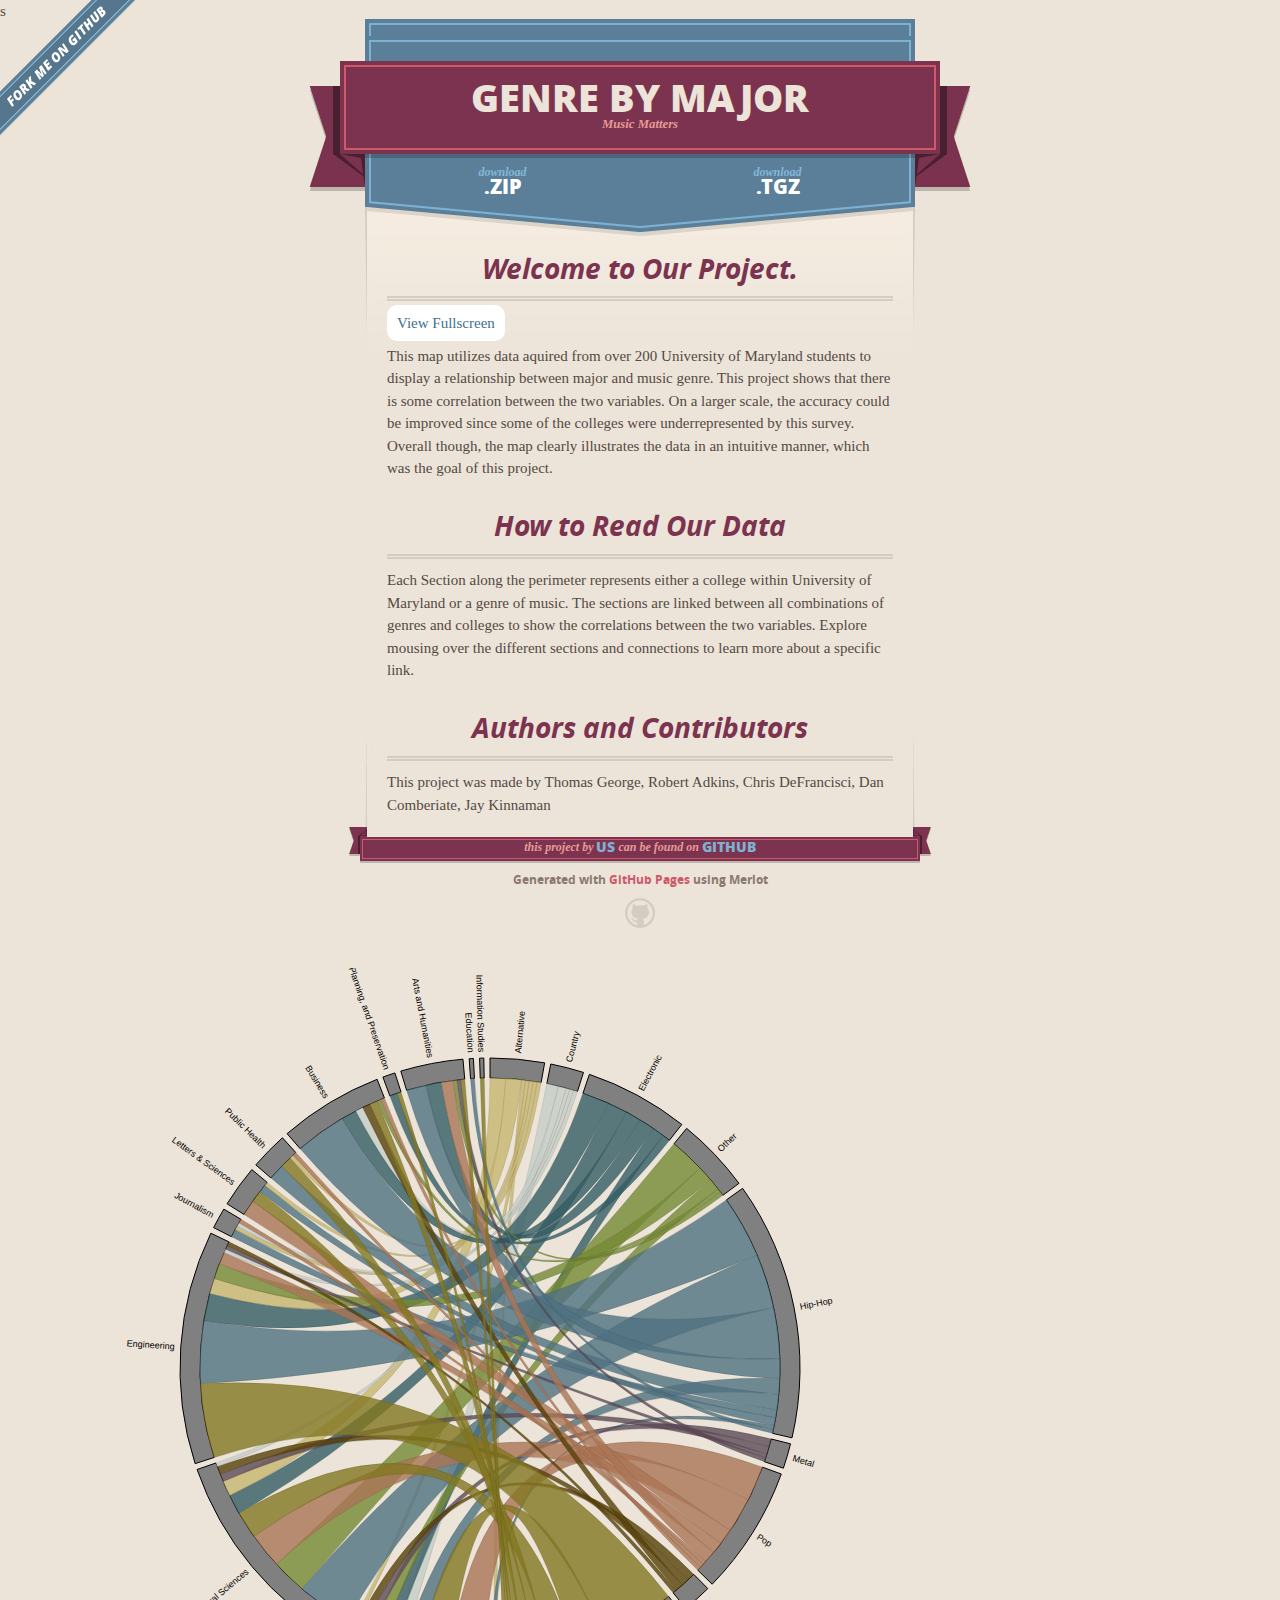
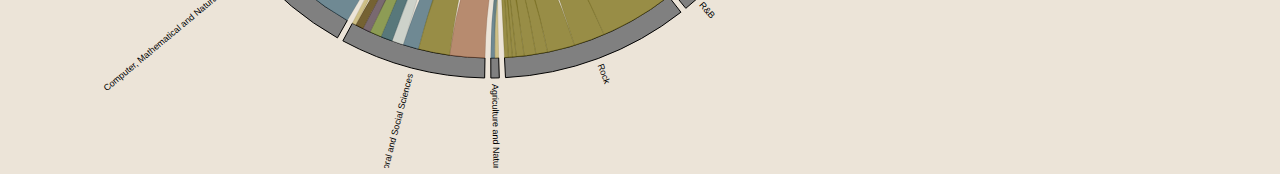
<file: index.html>
<!DOCTYPE html>
<html>
    <head>
        <meta charset='utf-8'>
        <meta http-equiv="X-UA-Compatible" content="chrome=1">
        <meta name="viewport" content="width=640">

        <link rel="stylesheet" href="stylesheets/core.css" media="screen">
        <link rel="stylesheet" href="stylesheets/mobile.css" media="handheld, only screen and (max-device-width:640px)">
        <link rel="stylesheet" href="stylesheets/pygment_trac.css">
        <link rel="stylesheet" href="stylesheets/map.css">

        <script type="text/javascript" src="javascripts/modernizr.js"></script>
        <script type="text/javascript" src="https://ajax.googleapis.com/ajax/libs/jquery/1.7.1/jquery.min.js"></script>
        <script type="text/javascript" src="javascripts/headsmart.min.js"></script>
        <script type="text/javascript">
            $(document).ready(function () {
                $('#main_content').headsmart()
            })
        </script>
        <title>Genre By Major by robertadkins</title>
    </head>

    <body>
        
        <script src="lib/d3.js"></script>
        <script src="lib/underscore.js"></script>
        <script src="js/mapper.js"></script>
        <script src="js/map.js"></script>s
        
        <a id="forkme_banner" href="https://github.com/robertadkins/genre-by-major">View on GitHub</a>
        <div class="shell">

            <header>
                <span class="ribbon-outer">
                    <span class="ribbon-inner">
                        <h1>Genre By Major</h1>
                        <h2>Music Matters</h2>
                    </span>
                    <span class="left-tail"></span>
                    <span class="right-tail"></span>
                </span>
            </header>

            <section id="downloads">
                <span class="inner">
                    <a href="https://github.com/robertadkins/genre-by-major/zipball/master" class="zip"><em>download</em> .ZIP</a><a href="https://github.com/robertadkins/genre-by-major/tarball/master" class="tgz"><em>download</em> .TGZ</a>
                </span>
            </section>

            <span class="banner-fix"></span>

            <section id="main_content">
                <h3>
                    <a id="welcome-to-github-pages" class="anchor" href="#welcome-to-github-pages" aria-hidden="true"><span class="octicon octicon-link"></span></a>Welcome to Our Project.
                </h3>
                <a id="fullscreen" href="http://robertadkins.github.io/genre-by-major/fullscreen.html">View Fullscreen</a>
                <div id="tooltip"></div>
                <div id="map"></div>
                
                <p>This map utilizes data aquired from over 200 University of Maryland students to display a relationship between major and music genre. This project shows that there is some correlation between the two variables. On a larger scale, the accuracy could be improved since some of the colleges were underrepresented by this survey. Overall though, the map clearly illustrates the data in an intuitive manner, which was the goal of this project. </p>
                <h3>
                    <a id="welcome-to-github-pages" class="anchor" href="#welcome-to-github-pages" aria-hidden="true"><span class="octicon octicon-link"></span></a>How to Read Our Data
                </h3>

                <p>Each Section along the perimeter represents either a college within University of Maryland or a genre of music. The sections are linked between all combinations of genres and colleges to show the correlations between the two variables. Explore mousing over the different sections and connections to learn more about a specific link.</p>
                <h3>
                    <a id="authors-and-contributors" class="anchor" href="#authors-and-contributors" aria-hidden="true"><span class="octicon octicon-link"></span></a>Authors and Contributors
                </h3>

                <p>This project was made by Thomas George, Robert Adkins, Chris DeFrancisci, Dan Comberiate, Jay Kinnaman</p>


            </section>

            <footer>
                <span class="ribbon-outer">
                    <span class="ribbon-inner">
                        <p>this project by <a href="https://github.com/robertadkins">Us</a> can be found on <a href="https://github.com/robertadkins/genre-by-major">GitHub</a></p>
                    </span>
                    <span class="left-tail"></span>
                    <span class="right-tail"></span>
                </span>
                <p>Generated with <a href="http://pages.github.com">GitHub Pages</a> using Merlot</p>
                <span class="octocat"></span>
            </footer>

        </div>


    </body>
</html>
</file>
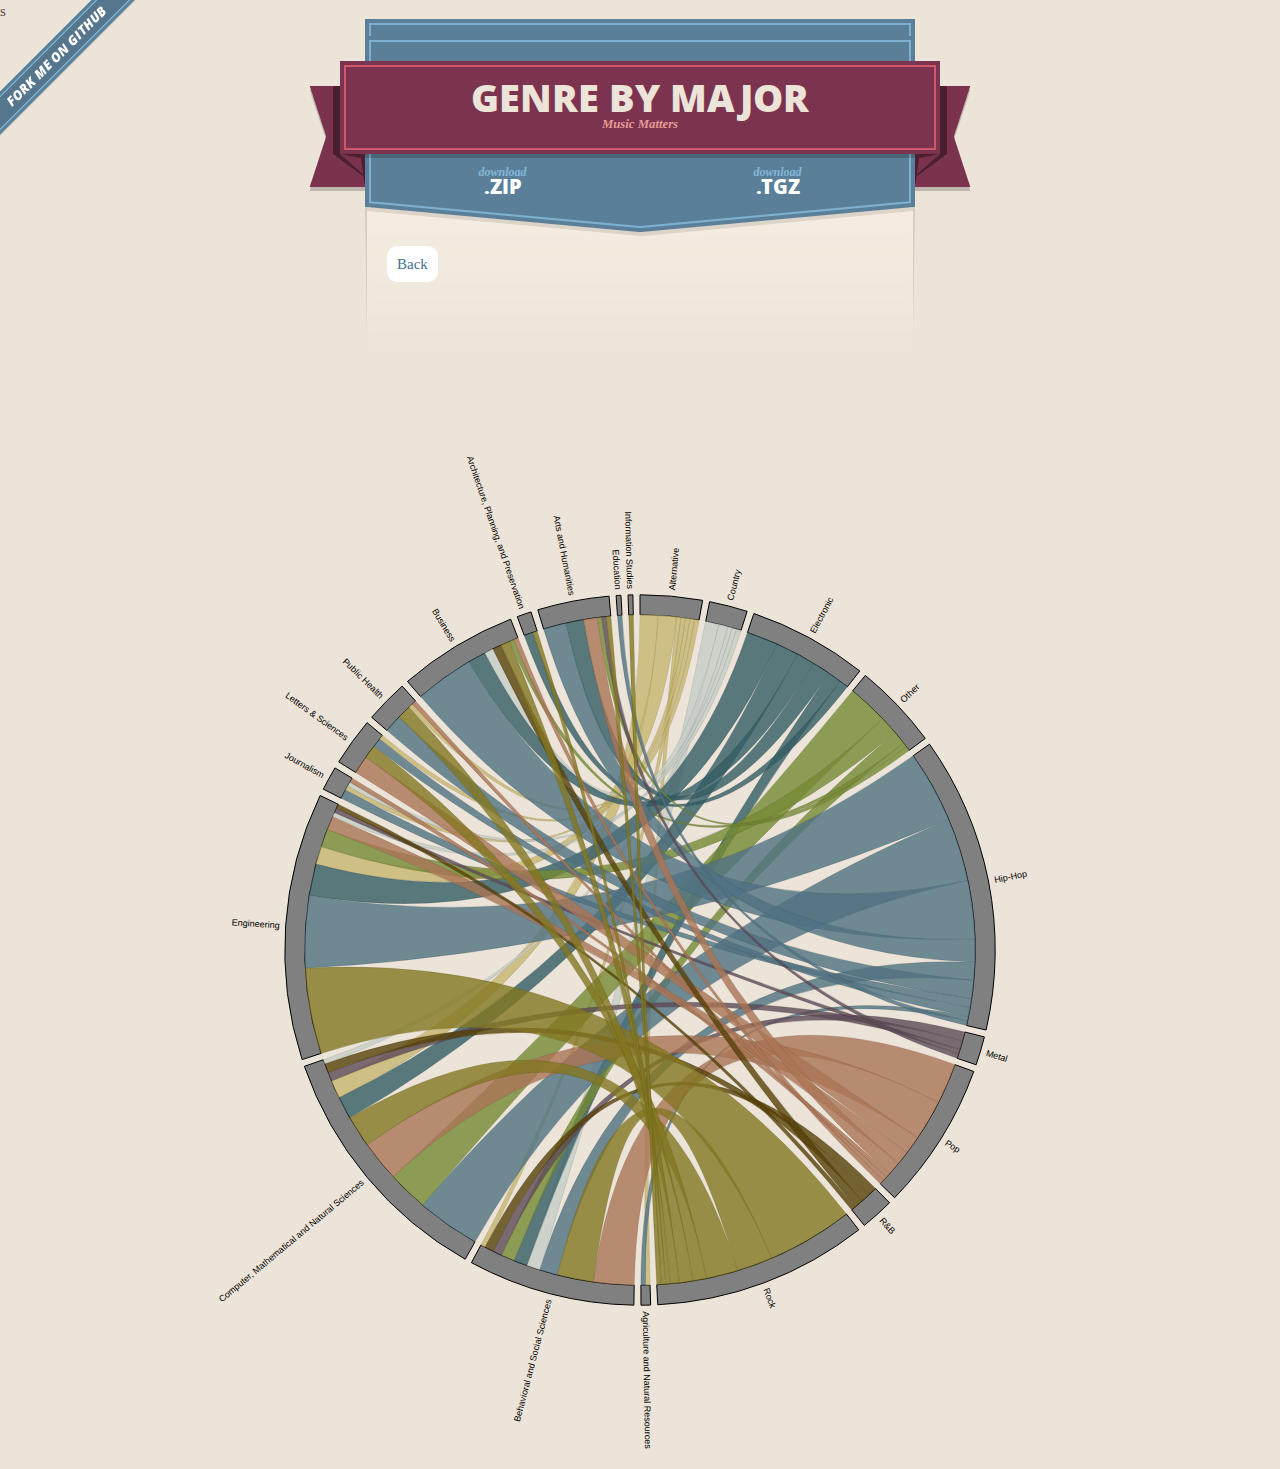
<file: fullscreen.html>
<!DOCTYPE html>
<html>
    <head>
        <meta charset='utf-8'>
        <meta http-equiv="X-UA-Compatible" content="chrome=1">
        <meta name="viewport" content="width=640">

        <link rel="stylesheet" href="stylesheets/core.css" media="screen">
        <link rel="stylesheet" href="stylesheets/mobile.css" media="handheld, only screen and (max-device-width:640px)">
        <link rel="stylesheet" href="stylesheets/pygment_trac.css">
        <link rel="stylesheet" href="stylesheets/map.css">

        <script type="text/javascript" src="javascripts/modernizr.js"></script>
        <script type="text/javascript" src="https://ajax.googleapis.com/ajax/libs/jquery/1.7.1/jquery.min.js"></script>
        <script type="text/javascript" src="javascripts/headsmart.min.js"></script>
        <script type="text/javascript">
            $(document).ready(function () {
                $('#main_content').headsmart()
            })
        </script>
        <title>Genre By Major by robertadkins</title>
    </head>

    <body>
        
        <script src="lib/d3.js"></script>
        <script src="lib/underscore.js"></script>
        <script src="js/mapper.js"></script>
        <script src="js/map2.js"></script>s
        
        <a id="forkme_banner" href="https://github.com/robertadkins/genre-by-major">View on GitHub</a>
        <div class="shell">

            <header>
                <span class="ribbon-outer">
                    <span class="ribbon-inner">
                        <h1>Genre By Major</h1>
                        <h2>Music Matters</h2>
                    </span>
                    <span class="left-tail"></span>
                    <span class="right-tail"></span>
                </span>
            </header>

            <section id="downloads">
                <span class="inner">
                    <a href="https://github.com/robertadkins/genre-by-major/zipball/master" class="zip"><em>download</em> .ZIP</a><a href="https://github.com/robertadkins/genre-by-major/tarball/master" class="tgz"><em>download</em> .TGZ</a>
                </span>
            </section>

            <span class="banner-fix"></span>
            <section id="main_content">
                <a id="fullscreen" href="http://robertadkins.github.io/genre-by-major/">Back</a>
            
            </section>
        </div>
        <div id="tooltip"></div>
        <div id="map2"></div>
                
    </body>
</html>
</file>
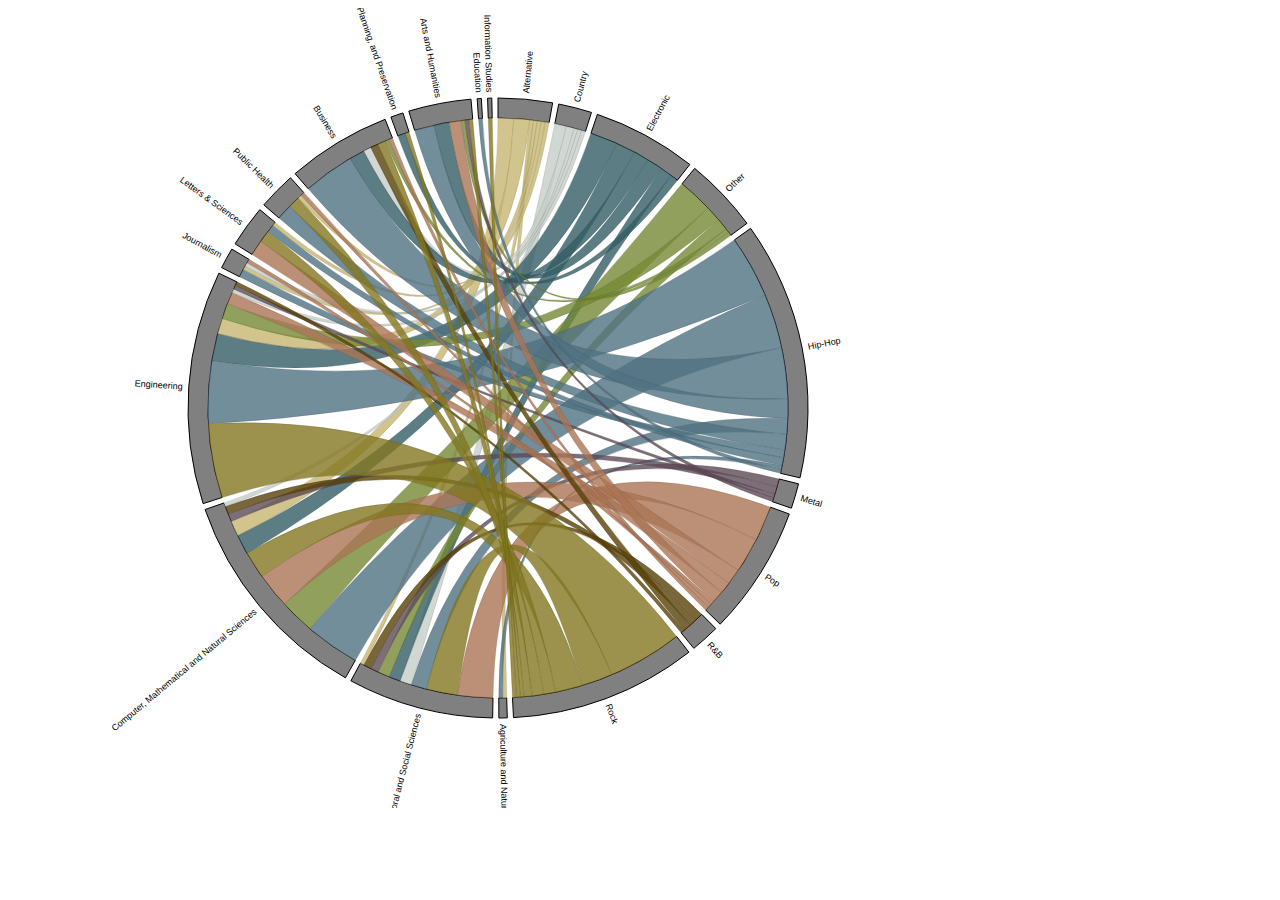
<file: map.html>
<!DOCTYPE html>
<html>
  <head>
    <meta charset="utf-8">
    <meta name="viewport" content="width=device-width, initial-scale=1">
    <style>
      #tooltip {
        color: white;
        opacity: .9;
        background: #333;
        padding: 5px;
        border: 1px solid lightgrey;
        border-radius: 5px;
        position: absolute;
        z-index: 10;
        visibility: hidden;
        white-space: nowrap;
        pointer-events: none;
      }
      #circle circle {
        fill: none;
        pointer-events: all;
      }
      path.group {
        fill-opacity: .8;
      }
      path.chord {
        fill-opacity: .8;
        stroke: #000;
        stroke-width: .25px;
      }
      #circle:hover path.fade {
        display: none;
      }
    </style>
  </head>
  <body>
    <div id="tooltip"></div>
    <script src="lib/d3.js"></script>
    <script src="lib/underscore.js"></script>
    <script src="js/mapper.js"></script>
    <script>
      //*******************************************************************
      //  CREATE MATRIX AND MAP
      //*******************************************************************
      d3.csv('data/music_survey.csv', function (error, data) {
        var mpr = chordMpr(data);

        mpr
          .addValuesToMap('Genre')
          .addValuesToMap('College')
          .setFilter(function (row, a, b) {
            return (row.Genre === a.name && row.College === b.name) || (row.Genre === b.name && row.College === a.name)
          })
          .setAccessor(function (recs, a, b) {
            if (!recs[0]) return 0;
              return +recs[0].Count; 
          });
        drawChords(mpr.getMatrix(), mpr.getMap());
      });
      //*******************************************************************
      //  DRAW THE CHORD DIAGRAM
      //*******************************************************************
      function drawChords (matrix, mmap) {
        var w = 980, h = 800, r1 = h / 2, r0 = r1 - 110;

        var fill = d3.scale.ordinal()
            .range(['#c7b570','#c6cdc7','#335c64','#768935','#507282','#5c4a56','#aa7455','#574109','#837722','#73342d','#0a5564','#9c8f57','#7895a4','#4a5456','#b0a690','#0a3542',]);

        var chord = d3.layout.chord()
            .padding(.02)
            .sortSubgroups(d3.descending)

        var arc = d3.svg.arc()
            .innerRadius(r0)
            .outerRadius(r0 + 20);

        var svg = d3.select("body").append("svg:svg")
            .attr("width", w)
            .attr("height", h)
          .append("svg:g")
            .attr("id", "circle")
            .attr("transform", "translate(" + w / 2 + "," + h / 2 + ")");

            svg.append("circle")
                .attr("r", r0 + 20);

        var rdr = chordRdr(matrix, mmap);
        chord.matrix(matrix);

        var g = svg.selectAll("g.group")
            .data(chord.groups())
          .enter().append("svg:g")
            .attr("class", "group")
            .on("mouseover", mouseover)
            .on("mouseout", function (d) { d3.select("#tooltip").style("visibility", "hidden") });

        g.append("svg:path")
            .style("stroke", "black")
            .style("fill", function(d) { return rdr(d).gdata == "Genre" ? "black": "grey"; })
            .attr("d", arc);

        g.append("svg:text")
            .each(function(d) { d.angle = (d.startAngle + d.endAngle) / 2; })
            .attr("dy", ".35em")
            .style("font-family", "helvetica, arial, sans-serif")
            .style("font-size", "9px")
            .attr("text-anchor", function(d) { return d.angle > Math.PI ? "end" : null; })
            .attr("transform", function(d) {
              return "rotate(" + (d.angle * 180 / Math.PI - 90) + ")"
                  + "translate(" + (r0 + 26) + ")"
                  + (d.angle > Math.PI ? "rotate(180)" : "");
            })
            .text(function(d) { return rdr(d).gname; });

          var chordPaths = svg.selectAll("path.chord")
                .data(chord.chords())
              .enter().append("svg:path")
                .attr("class", "chord")
                .style("stroke", function(d) { return d3.rgb(fill(rdr(d).sname)).darker(); })
                .style("fill", function(d) { return fill(rdr(d).sname); })
                .attr("d", d3.svg.chord().radius(r0))
                .on("mouseover", function (d) {
                  d3.select("#tooltip")
                    .style("visibility", "visible")
                    .html(chordTip(rdr(d)))
                    .style("top", function () { return (d3.event.pageY - 170)+"px"})
                    .style("left", function () { return (d3.event.pageX - 100)+"px";})
                })
                .on("mouseout", function (d) { d3.select("#tooltip").style("visibility", "hidden") });

          function chordTip (d) {
            var p = d3.format(".1%"), q = d3.format(",.2f");
            var error = 0;
            d3.csv('data/music_survey.csv', function (error, data) {
                var array = d3.parseRows(data)
                error = 3;
                /*for (var i = 0; i < data.length; i++) {
                    error = 3;
                    return;
                }*/
            });
            return "Chord Info:<br/>"
              +  d.sname + " listeners from " + d.tname
              + ": " + d.svalue + "<br/>"
              + p(d.svalue/d.stotal) + " of " + d.sname + "'s Total (" + d.stotal + ")<br/>"
              + p(d.svalue/d.ttotal) + " of " + d.tname + "'s Total (" + d.ttotal + ")<br/>"
              + error
          }

          function groupTip (d) {
            var p = d3.format(".1%"), q = d3.format(",.2f"), i = d3.format("")
            return "Group Info:<br/>"
                + d.gname + " : " + Math.floor(d.gvalue) + "<br/>"
          }

          function mouseover(d, i) {
            d3.select("#tooltip")
              .style("visibility", "visible")
              .html(groupTip(rdr(d)))
              .style("top", function () { return (d3.event.pageY - 80)+"px"})
              .style("left", function () { return (d3.event.pageX - 130)+"px";})

            chordPaths.classed("fade", function(p) {
              return p.source.index != i
                  && p.target.index != i;
            });
          }
      }
    </script>
  </body>
</html>
</file>
<file: stylesheets/core.css>
@import url("screen.css");
@import url("non-screen.css") handheld;
@import url("non-screen.css") only screen and (max-device-width:640px);
</file>
<file: stylesheets/mobile.css>
/* Generated by Font Squirrel (http://www.fontsquirrel.com) on February 9, 2012 */


@font-face {
  font-family: 'Open Sans';
  src: url('../fonts/opensans-regular-webfont.eot');
  src: url('../fonts/opensans-regular-webfont.eot?#iefix') format('embedded-opentype'),
       url('../fonts/opensans-regular-webfont.woff') format('woff'),
       url('../fonts/opensans-regular-webfont.ttf') format('truetype'),
       url('../fonts/opensans-regular-webfont.svg#OpenSansRegular') format('svg');
  font-weight: normal;
  font-style: normal;
}

@font-face {
  font-family: 'Open Sans';
  src: url('../fonts/opensans-italic-webfont.eot');
  src: url('../fonts/opensans-italic-webfont.eot?#iefix') format('embedded-opentype'),
       url('../fonts/opensans-italic-webfont.woff') format('woff'),
       url('../fonts/opensans-italic-webfont.ttf') format('truetype'),
       url('../fonts/opensans-italic-webfont.svg#OpenSansItalic') format('svg');
  font-weight: normal;
  font-style: italic;
}

@font-face {
  font-family: 'Open Sans';
  src: url('../fonts/opensans-bold-webfont.eot');
  src: url('../fonts/opensans-bold-webfont.eot?#iefix') format('embedded-opentype'),
       url('../fonts/opensans-bold-webfont.woff') format('woff'),
       url('../fonts/opensans-bold-webfont.ttf') format('truetype'),
       url('../fonts/opensans-bold-webfont.svg#OpenSansBold') format('svg');
  font-weight: bold;
  font-style: normal;
}

@font-face {
  font-family: 'Open Sans';
  src: url('../fonts/opensans-bolditalic-webfont.eot');
  src: url('../fonts/opensans-bolditalic-webfont.eot?#iefix') format('embedded-opentype'),
       url('../fonts/opensans-bolditalic-webfont.woff') format('woff'),
       url('../fonts/opensans-bolditalic-webfont.ttf') format('truetype'),
       url('../fonts/opensans-bolditalic-webfont.svg#OpenSansBoldItalic') format('svg');
  font-weight: bold;
  font-style: italic;
}

@font-face {
  font-family: 'Open Sans';
  src: url('../fonts/opensans-extrabold-webfont.eot');
  src: url('../fonts/opensans-extrabold-webfont.eot?#iefix') format('embedded-opentype'),
       url('../fonts/opensans-extrabold-webfont.woff') format('woff'),
       url('../fonts/opensans-extrabold-webfont.ttf') format('truetype'),
       url('../fonts/opensans-extrabold-webfont.svg#OpenSansExtrabold') format('svg');
  font-weight: bolder;
  font-style: normal;
}


/* http://meyerweb.com/eric/tools/css/reset/ 
   v2.0 | 20110126
   License: none (public domain)
*/

html, body, div, span, applet, object, iframe,
h1, h2, h3, h4, h5, h6, p, blockquote, pre,
a, abbr, acronym, address, big, cite, code,
del, dfn, em, img, ins, kbd, q, s, samp,
small, strike, strong, sub, sup, tt, var,
b, u, i, center,
dl, dt, dd, ol, ul, li,
fieldset, form, label, legend,
table, caption, tbody, tfoot, thead, tr, th, td,
article, aside, canvas, details, embed, 
figure, figcaption, footer, header, hgroup, 
menu, nav, output, ruby, section, summary,
time, mark, audio, video {
  margin: 0;
  padding: 0;
  border: 0;
  font-size: 100%;
  font: inherit;
  vertical-align: baseline;
}
/* HTML5 display-role reset for older browsers */
article, aside, details, figcaption, figure, 
footer, header, hgroup, menu, nav, section {
  display: block;
}
body {
  line-height: 1;
}
ol, ul {
  list-style: none;
}
blockquote, q {
  quotes: none;
}
blockquote:before, blockquote:after,
q:before, q:after {
  content: '';
  content: none;
}
table {
  border-collapse: collapse;
  border-spacing: 0;
}

header, footer, section {
  display: block;
  position: relative;
}

/* STYLES */

div.shell {
  display: block;
  width: 640px;
  margin: 0 auto;
}

a#forkme_banner {
  display: none;
}

/* header */

header {
  position: relative;
  z-index: 2;
  margin: 0;
  max-width: 640px;
  top: 51px;
}

header span.ribbon-inner {
  position: relative;
  display: block;
  background-color: #cd596b;
  border: 8px solid #7c334f;
  padding: 6px;
  z-index: 1;
}

header span.left-tail, header span.right-tail {
  position: relative;
  display: block;
  width: 19px;
  height: 10px;
  background: transparent url(../images/ribbon-tail-sprite-2x.png) 0 0 no-repeat;
  position: absolute;
  bottom: -10px;
  z-index: 0;
}

header span.left-tail {
  background-position: 0 0;
  left: 0;
}

header span.right-tail {
  background-position: -19px 0;
  right: 0;
}

header h1 {
  background-color: #7c334f;
  font-size: 2em;
  font-weight: bolder;
  font-style: normal;
  text-transform: uppercase;
  color: #ece4d8;
  text-align: center;
  line-height:1;  
  padding: 14px 20px 0;
}

header h2 {
  background-color: #7c334f;
  font: bold italic .85em/1.5 Georgia, Times, “Times New Roman”, serif;
  color: #e69b95;
  padding-bottom: 14px;
  margin-top: -3px;
  text-align: center;
}

section#downloads {
  position: relative;
  display: block;
  height: 171px;
  width: 602px;
  padding-bottom: 150px;
  margin: 51px auto -250px;
  z-index: 1;
  background: transparent url(../images/shield.png) center 0 no-repeat;
}

section#downloads a {
  display: none;
}

span.banner-fix {
  background: transparent url(../images/shield-fallback.png) center top no-repeat;
  display: block;
  height: 31px;
  position: absolute;
  width: 640px;
  top: 20px;

}

section#main_content {
  z-index: 2;
  padding: 20px 40px 0;
  min-height:185px;
}

/* footer */

footer {
  background: none;
  padding-top: 104px;
  margin: -94px auto 40px;
  max-width:640px;
  text-align: center;
}

footer span.ribbon-outer {
  display: block;
  position: relative;
  border-bottom: 2px solid #bdb6ad;
}

footer span.ribbon-inner {
  position: relative;
  display: block;
  background-color: #cd596b;
  border: 8px solid #7c334f;
  padding: 6px;
  z-index: 1;
}

footer p {
  font-family: 'Open Sans', sans-serif;
  font-weight: bold;
  font-size: .6em;
  color: #8b786f;
}

footer a {
  color: #cd596b;
}

footer span.ribbon-inner p {
  background-color: #7c334f;
  margin: 0;
  color: #e69b95;
  font: bold italic 22px/1 Georgia, Times, “Times New Roman”, serif;
  height: auto;
  line-height: 1.1;
  padding: 20px 0px 10px;
}

footer span.ribbon-inner a {
  display: block;
  position: relative;
  bottom: 0;
  color: #7eb0d2;
  font-family: 'Open Sans', sans-serif;
  text-transform: uppercase;
  font-style: normal;
  font-weight: bolder;
  font-size: 38px;
  padding-bottom: 10px;
}

footer span.ribbon-inner a:hover {
  color: #7eb0d2;
}

footer span.left-tail, footer span.right-tail {
  position: relative;
  display: block;
  width: 23px;
  height: 126px;
  background: transparent url(../images/small-ribbon-tail-sprite-2x.png) 0 0 no-repeat;
  position: absolute;
  top: -126px;
  z-index: 0;
}

footer span.left-tail {
  background-position: 0 0;
  left: 0;
}

footer span.right-tail {
  background-position: -23px 0;
  right: 0;
}

footer span.octocat {
  background: transparent url(../images/octocat-2x.png) 0 0 no-repeat;
  display: block;
  width: 60px;
  height: 60px;
  margin: 20px auto 0;}

/* content */

body {
  background: #ece4d8;
  font: normal normal 30px/1.5 Georgia, Palatino,” Palatino Linotype”, Times, “Times New Roman”, serif;
  color: #544943;
  -webkit-font-smoothing: antialiased;
}

a, a:hover {
  color: #417090;
}

a {
  text-decoration: none;
}

a:hover {
  text-decoration: underline;
}

h1,h2,h3,h4,h5,h6 {
  font-family: 'Open Sans', sans-serif;
  font-weight: bold;
}

p {
  margin: .7em 0 0;
}

strong {
  font-weight: bold;
}

em {
  font-style: italic;
}

ol {
  margin: .7em 0;
  list-style-type: decimal;
  padding-left: 1.35em;
}

ul {
  margin: .7em 0;
  padding-left: 1.35em;
}

ul li {
  padding-left: 20px;
  background: transparent url(../images/chevron-2x.png) left 15px no-repeat;
}

blockquote {
  font-family: 'Open Sans', sans-serif;
  margin: 20px 0;
  color: #8b786f;
  padding-left: 1.35em;
  background: transparent url('../images/blockquote-gfx-2x.png') 0 8px no-repeat;
}

img {
  -webkit-box-shadow: 0px 4px 0px #bdb6ad;
  -moz-box-shadow: 0px 4px 0px #bdb6ad;
  box-shadow: 0px 4px 0px #bdb6ad;
  border: 4px solid #fff6e9;
  max-width: 556px;
}

hr {
  border: none;
  outline: none;
  height: 42px;
  background: transparent url('../images/hr-2x.jpg') center center repeat-x;
  margin: 0 0 20px;
}

code {
  background: #fff6e9;
  font: normal normal .9em/1.7 "Lucida Sans Typewriter", "Lucida Console", Monaco, "Bitstream Vera Sans Mono", monospace;
  padding: 0 5px 1px;
}

pre {
  margin: 10px 0 20px;
  padding: .7em;
  background: #fff6e9;
  border-bottom: 4px solid #bdb6ad;
  font: normal normal .9em/1.7 "Lucida Sans Typewriter", "Lucida Console", Monaco, "Bitstream Vera Sans Mono", monospace;
  overflow: auto;
}

table {
  background: #fff6e9;
  display: table;
  width: 100%;
  border-collapse: separate;
  border-bottom: 4px solid #bdb6ad;
  margin: 10px 0;
}

tr {
  display: table-row;
}

th {
  display: table-cell;
  padding: 2px 10px;
  border: solid #ece4d8;
  border-width: 0 4px 4px 0;
  color: #cd596b;
  font-family: 'Open Sans', sans-serif;
  font-weight: bold;
  font-size: .85em;
}

td {
  display: table-cell;
  padding: 0 .7em;
  border: solid #ece4d8;
  border-width: 0 4px 4px 0;
}

td:last-child, th:last-child {
  border-right: none;
}

tr:last-child td {
  border-bottom: none;
}

dl {
  margin: .7em 0 20px;
}

dt {
  font-family: 'Open Sans', sans-serif;
  font-weight: bold;
}

dd {
  padding-left: 1.35em;
}

dd p:first-child {
  margin-top: 0;
}

/* Content based headers */

#main_content > .header-level-1:first-child,
#main_content > .header-level-2:first-child,
#main_content > .header-level-3:first-child,
#main_content > .header-level-4:first-child,
#main_content > .header-level-5:first-child,
#main_content > .header-level-6:first-child {
  margin-top: 0;
}

.header-level-1 {
  font-size: 1.85em;
  border-bottom: .2em double #d3ccc1;
  color: #7c334f;
  text-align: center;
  font-style: italic;
  margin: 1.1em 0 .38em;
  line-height: 1.2;
  padding-bottom: 10px
}

.header-level-2 {
  font-size: 1.58em;
  color: #7c334f;
  margin: .95em 0 .5em;
  border-bottom: .1em solid #D3CCC1;
  line-height: 1.2;
  padding-bottom: 10px
}

.header-level-3 {
  margin: 20px 0 10px;
  font-size: 1.45em;
}

.header-level-4 {
  margin: .6em 0;
  font-size: 1.2em;
  color: #cd596b;
}

.header-level-5 {
  margin: .7em 0;
  font-size: 1em;
  color: #8b786f;
}

.header-level-6 {
  margin: .8em 0;
  font-size: .85em;
  font-style: italic;
}
</file>
<file: stylesheets/pygment_trac.css>
.highlight  { background: #ffffff; }
.highlight .c { color: #999988; font-style: italic } /* Comment */
.highlight .err { color: #a61717; background-color: #e3d2d2 } /* Error */
.highlight .k { font-weight: bold } /* Keyword */
.highlight .o { font-weight: bold } /* Operator */
.highlight .cm { color: #999988; font-style: italic } /* Comment.Multiline */
.highlight .cp { color: #999999; font-weight: bold } /* Comment.Preproc */
.highlight .c1 { color: #999988; font-style: italic } /* Comment.Single */
.highlight .cs { color: #999999; font-weight: bold; font-style: italic } /* Comment.Special */
.highlight .gd { color: #000000; background-color: #ffdddd } /* Generic.Deleted */
.highlight .gd .x { color: #000000; background-color: #ffaaaa } /* Generic.Deleted.Specific */
.highlight .ge { font-style: italic } /* Generic.Emph */
.highlight .gr { color: #aa0000 } /* Generic.Error */
.highlight .gh { color: #999999 } /* Generic.Heading */
.highlight .gi { color: #000000; background-color: #ddffdd } /* Generic.Inserted */
.highlight .gi .x { color: #000000; background-color: #aaffaa } /* Generic.Inserted.Specific */
.highlight .go { color: #888888 } /* Generic.Output */
.highlight .gp { color: #555555 } /* Generic.Prompt */
.highlight .gs { font-weight: bold } /* Generic.Strong */
.highlight .gu { color: #800080; font-weight: bold; } /* Generic.Subheading */
.highlight .gt { color: #aa0000 } /* Generic.Traceback */
.highlight .kc { font-weight: bold } /* Keyword.Constant */
.highlight .kd { font-weight: bold } /* Keyword.Declaration */
.highlight .kn { font-weight: bold } /* Keyword.Namespace */
.highlight .kp { font-weight: bold } /* Keyword.Pseudo */
.highlight .kr { font-weight: bold } /* Keyword.Reserved */
.highlight .kt { color: #445588; font-weight: bold } /* Keyword.Type */
.highlight .m { color: #009999 } /* Literal.Number */
.highlight .s { color: #d14 } /* Literal.String */
.highlight .na { color: #008080 } /* Name.Attribute */
.highlight .nb { color: #0086B3 } /* Name.Builtin */
.highlight .nc { color: #445588; font-weight: bold } /* Name.Class */
.highlight .no { color: #008080 } /* Name.Constant */
.highlight .ni { color: #800080 } /* Name.Entity */
.highlight .ne { color: #990000; font-weight: bold } /* Name.Exception */
.highlight .nf { color: #990000; font-weight: bold } /* Name.Function */
.highlight .nn { color: #555555 } /* Name.Namespace */
.highlight .nt { color: #000080 } /* Name.Tag */
.highlight .nv { color: #008080 } /* Name.Variable */
.highlight .ow { font-weight: bold } /* Operator.Word */
.highlight .w { color: #bbbbbb } /* Text.Whitespace */
.highlight .mf { color: #009999 } /* Literal.Number.Float */
.highlight .mh { color: #009999 } /* Literal.Number.Hex */
.highlight .mi { color: #009999 } /* Literal.Number.Integer */
.highlight .mo { color: #009999 } /* Literal.Number.Oct */
.highlight .sb { color: #d14 } /* Literal.String.Backtick */
.highlight .sc { color: #d14 } /* Literal.String.Char */
.highlight .sd { color: #d14 } /* Literal.String.Doc */
.highlight .s2 { color: #d14 } /* Literal.String.Double */
.highlight .se { color: #d14 } /* Literal.String.Escape */
.highlight .sh { color: #d14 } /* Literal.String.Heredoc */
.highlight .si { color: #d14 } /* Literal.String.Interpol */
.highlight .sx { color: #d14 } /* Literal.String.Other */
.highlight .sr { color: #009926 } /* Literal.String.Regex */
.highlight .s1 { color: #d14 } /* Literal.String.Single */
.highlight .ss { color: #990073 } /* Literal.String.Symbol */
.highlight .bp { color: #999999 } /* Name.Builtin.Pseudo */
.highlight .vc { color: #008080 } /* Name.Variable.Class */
.highlight .vg { color: #008080 } /* Name.Variable.Global */
.highlight .vi { color: #008080 } /* Name.Variable.Instance */
.highlight .il { color: #009999 } /* Literal.Number.Integer.Long */

.type-csharp .highlight .k { color: #0000FF }
.type-csharp .highlight .kt { color: #0000FF }
.type-csharp .highlight .nf { color: #000000; font-weight: normal }
.type-csharp .highlight .nc { color: #2B91AF }
.type-csharp .highlight .nn { color: #000000 }
.type-csharp .highlight .s { color: #A31515 }
.type-csharp .highlight .sc { color: #A31515 }
</file>
<file: stylesheets/map.css>
#tooltip {
    color: white;
    opacity: .9;
    background: #333;
    padding: 5px;
    border: 1px solid lightgrey;
    border-radius: 5px;
    position: absolute;
    z-index: 10;
    visibility: hidden;
    white-space: nowrap;
    pointer-events: none;
}
#circle circle {
    fill: none;
    pointer-events: all;
}
path.group {
    fill-opacity: .8;
}
path.chord {
    fill-opacity: .8;
    stroke: #000;
    stroke-width: .25px;
}
#circle:hover path.fade {
    display: none;
}

#map {
    margin-left: auto;
    margin-right: auto;
}

#map2 {
    margin-left: auto;
    margin-right: auto;
    width: 1024px;
    height: 1024px;
}

a#fullscreen {
    padding: 10px;
    background: white;
    border-radius: 10px;
    margin-left: auto;
    margin-right: auto;
    width: 100px;
    text-decoration: none;
    
}
a#fullscreen:hover {
    background: #f0f0f0;  
}
</file>
